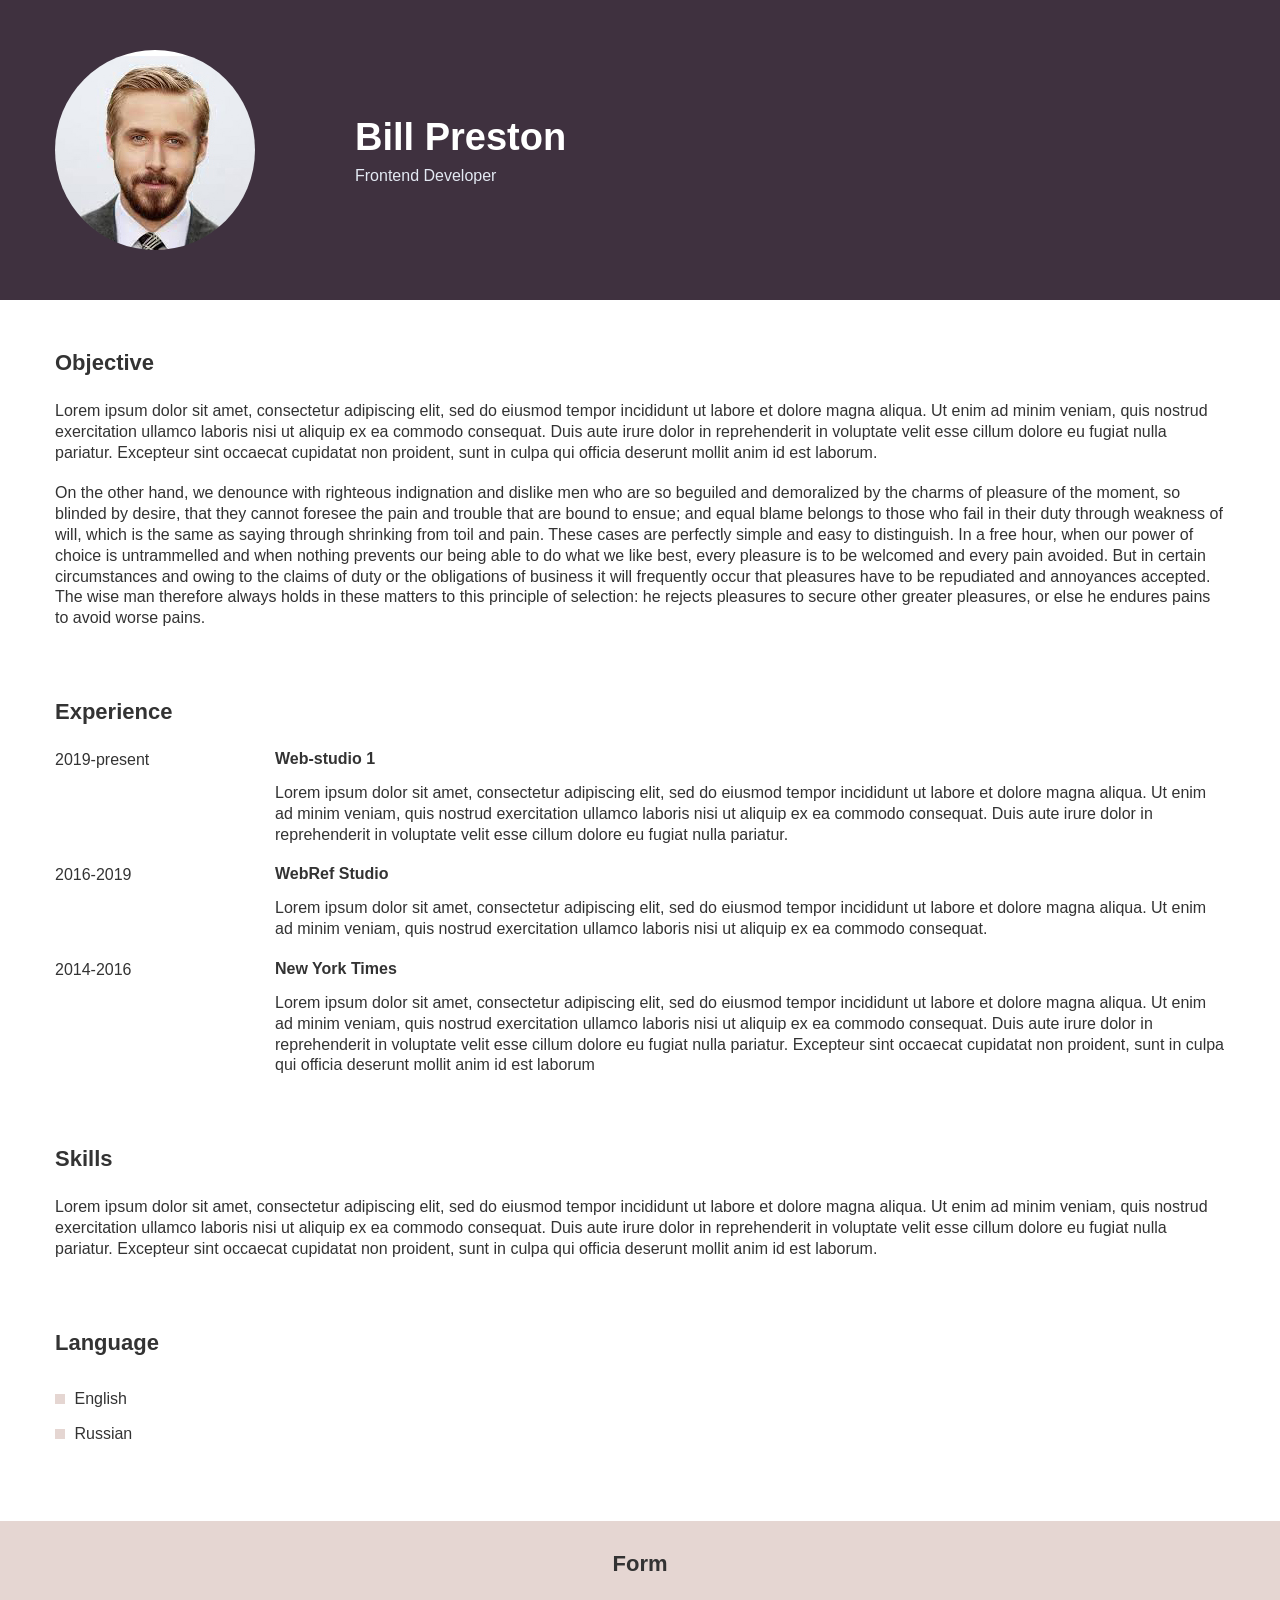
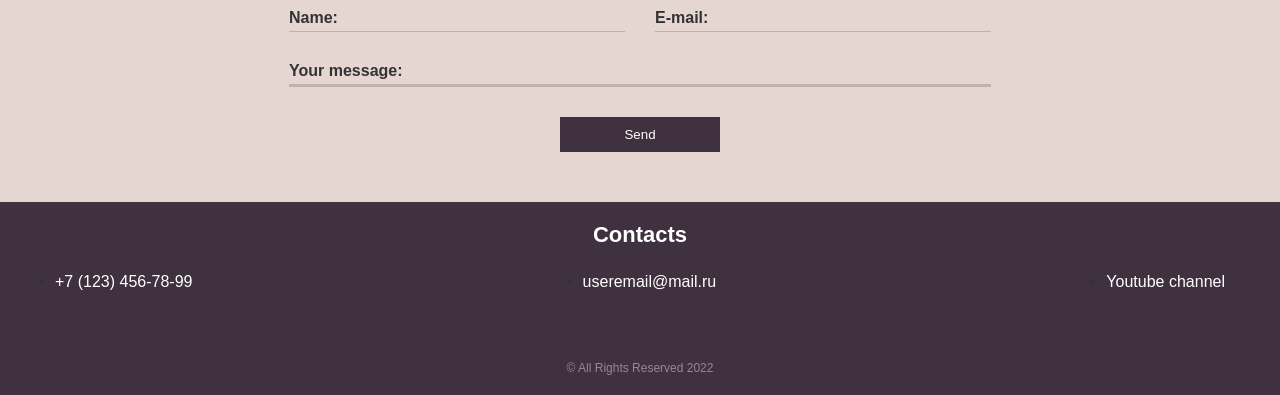
<file: resources/636e94f4950a6/index.html>
<!DOCTYPE html>
<html lang="en">

<head>
    <meta charset="UTF-8">
    <meta http-equiv="X-UA-Compatible" content="IE=edge">
    <meta name="viewport" content="width=device-width, initial-scale=1.0">
    <link rel="stylesheet" href="style.css">
    <title>Work44</title>
</head>

<body>
    <header class="header">
        <div class="container">
            <div class="header__content">
                <div class="header__inner">
                    <img class="header__logo logo" src="./images/Bill_Preston.jpg" alt="Bill Preston">
                    <div class="header__about">
                        <h1 class="header__title title">Bill Preston</h1>
                        <p class="header__info info">Frontend Developer</p>
                    </div>
                </div>
            </div>            
        </div>
    </header>
    <main class="main">
        <section class="objective section">
            <div class="container">
                <h2 class="objective__subtitle subtitle">Objective</h2>
                <p class="objective__text text">
                    Lorem ipsum dolor sit amet, consectetur adipiscing elit, sed do eiusmod tempor incididunt ut labore et
                    dolore magna
                    aliqua. Ut enim ad minim
                    veniam, quis nostrud exercitation ullamco laboris nisi ut aliquip ex ea commodo consequat. Duis aute
                    irure dolor in
                    reprehenderit in voluptate velit
                    esse cillum dolore eu fugiat nulla pariatur. Excepteur sint occaecat cupidatat non proident, sunt in
                    culpa qui officia
                    deserunt mollit anim id est
                    laborum.
                </p>
                <p class="objective__text text">
                    On the other hand, we denounce with righteous indignation and dislike men who are so beguiled and
                    demoralized by the
                    charms of pleasure of
                    the moment, so blinded by desire, that they cannot foresee the pain and trouble that are bound to ensue;
                    and equal blame
                    belongs to those who
                    fail in their duty through weakness of will, which is the same as saying through shrinking from toil and
                    pain. These
                    cases are perfectly simple and
                    easy to distinguish. In a free hour, when our power of choice is untrammelled and when nothing prevents
                    our being able
                    to do what we like best,
                    every pleasure is to be welcomed and every pain avoided. But in certain circumstances and owing to the
                    claims of duty or
                    the obligations of
                    business it will frequently occur that pleasures have to be repudiated and annoyances accepted. The wise
                    man therefore
                    always holds in these
                    matters to this principle of selection: he rejects pleasures to secure other greater pleasures, or else
                    he endures pains
                    to avoid worse pains.
                </p>
            </div>
        </section>
        <section class="experience section">
            <div class="container">
                <h2 class="experience__subtitle subtitle">Experience</h2>
                <div class="experience__inner">
                    <p class="experience__text text">2019-present</p>
                    <div class="experience__block">
                        <h3 class="experience__lowtitle lowtitle">Web-studio 1</h3>
                        <p class="experience__text text">
                            Lorem ipsum dolor sit amet, consectetur adipiscing elit, sed do eiusmod tempor incididunt ut
                            labore
                            et dolore magna
                            aliqua. Ut enim ad minim veniam, quis nostrud exercitation ullamco laboris nisi ut aliquip ex ea
                            commodo consequat.
                            Duis aute irure dolor in reprehenderit in voluptate velit esse cillum dolore eu fugiat nulla
                            pariatur.
                        </p>
                    </div>
                </div>
                <div class="experience__inner">
                    <p class="experience__text text">2016-2019</p>
                    <div class="experience__block">
                        <h3 class="experience__lowtitle lowtitle">WebRef Studio</h3>
                        <p class="experience__text text">
                            Lorem ipsum dolor sit amet, consectetur adipiscing elit, sed do eiusmod tempor incididunt ut
                            labore
                            et dolore magna
                            aliqua. Ut enim ad minim veniam, quis nostrud exercitation ullamco laboris nisi ut aliquip ex ea
                            commodo consequat.
                        </p>
                    </div>
                </div>
                <div class="experience__inner">
                    <p class="experience__text text">2014-2016</p>
                    <div class="experience__block">
                        <h3 class="experience__lowtitle lowtitle">New York Times</h3>
                        <p class="experience__text text">
                            Lorem ipsum dolor sit amet, consectetur adipiscing elit, sed do eiusmod tempor incididunt ut
                            labore
                            et dolore magna
                            aliqua. Ut enim ad minim veniam, quis nostrud exercitation ullamco laboris nisi ut aliquip ex ea
                            commodo consequat.
                            Duis aute irure dolor in reprehenderit in voluptate velit esse cillum dolore eu fugiat nulla
                            pariatur. Excepteur sint
                            occaecat cupidatat non proident, sunt in culpa qui officia deserunt mollit anim id est laborum
                        </p>
                    </div>
                </div>
            </div>
        </section>
        <section class="skills section">
            <div class="container">
                <h2 class="skills__subtitle subtitle">Skills</h2>
                <p class="skills__text text">
                    Lorem ipsum dolor sit amet, consectetur adipiscing elit, sed do eiusmod tempor incididunt ut labore et
                    dolore magna
                    aliqua. Ut enim ad minim
                    veniam, quis nostrud exercitation ullamco laboris nisi ut aliquip ex ea commodo consequat. Duis aute
                    irure dolor in
                    reprehenderit in voluptate velit
                    esse cillum dolore eu fugiat nulla pariatur. Excepteur sint occaecat cupidatat non proident, sunt in
                    culpa qui officia
                    deserunt mollit anim id est
                    laborum.
                </p>
            </div>
        </section>
        <section class="language section">
            <div class="container">
                <h2 class="language__subtitle subtitle">Language</h2>
                <ul class="language__list">
                    <li class="language__item">
                        <span class="language__span span">English</span> 
                    </li>
                    <li class="language__item">
                        <span class="language__span span">Russian</span> 
                    </li>
                </ul>
            </div>
        </section>
        <section class="form section">
            <div class="container">
                <div class="form__content">
                    <h2 class="form__subtitle subtitle">Form</h2>
                    <form class="form__mainform mainform" action="#">
                        <div class="form__innercolumn">
                            <div class="form__inner">
                                <div class="form__blockin blockcolumn">
                                    <lebel for="#name" class="form__lebel lebel">Name:</lebel>
                                    <input class="form__inputtext input" id="name" type="text" required tabindex="1">
                                </div>
                                <div class="form__blockin blockcolumn">
                                    <lebel for="#email" class="form__lebel lebel">E-mail:</lebel>
                                    <input class="form__inputemail input" id="email" type="email" required tabindex="2">
                                </div>
                            </div>
                            <div class="form__blockout blockcolumn">
                                <lebel for="#message" class="form__lebel lebel">Your message:</lebel>
                                <textarea class="form__textarea textarea" id="message" name="message" tabindex="3"></textarea>
                            </div>
                        </div>
                        <button class="form__btn btn" type="submit" tabindex="4">Send</button>
                    </form>
                </div>
            </div>
        </section>
    </main>
    <footer class="footer">
        <div class="container">
            <section class="footer__contacts contacts section">
                <h2 class="contacts__subtitle subtitle">Contacts</h2>
                <ul class="contacts__list">
                    <li class="contacts__item">
                        <a class="contacts__link link" href="tel:+71234567899" tabindex="5">+7 (123) 456-78-99</a>
                    </li>
                    <li class="contacts__item">
                        <a class="contacts__link link" href="mailto:useremail@mail.ru" tabindex="6">useremail@mail.ru</a>
                    </li>
                    <li class="contacts__item">
                        <a class="contacts__link link" href="https://youtube.com" target="_blank" tabindex="7">Youtube channel</a>
                    </li>
                </ul>
            </section>
            <section class="footer__copyright copyright">
                <p class="copyright__copytext copytext">&copy; All Rights Reserved 2022</p>
            </section>
        </div>
    </footer>

</body>

</html>
</file>
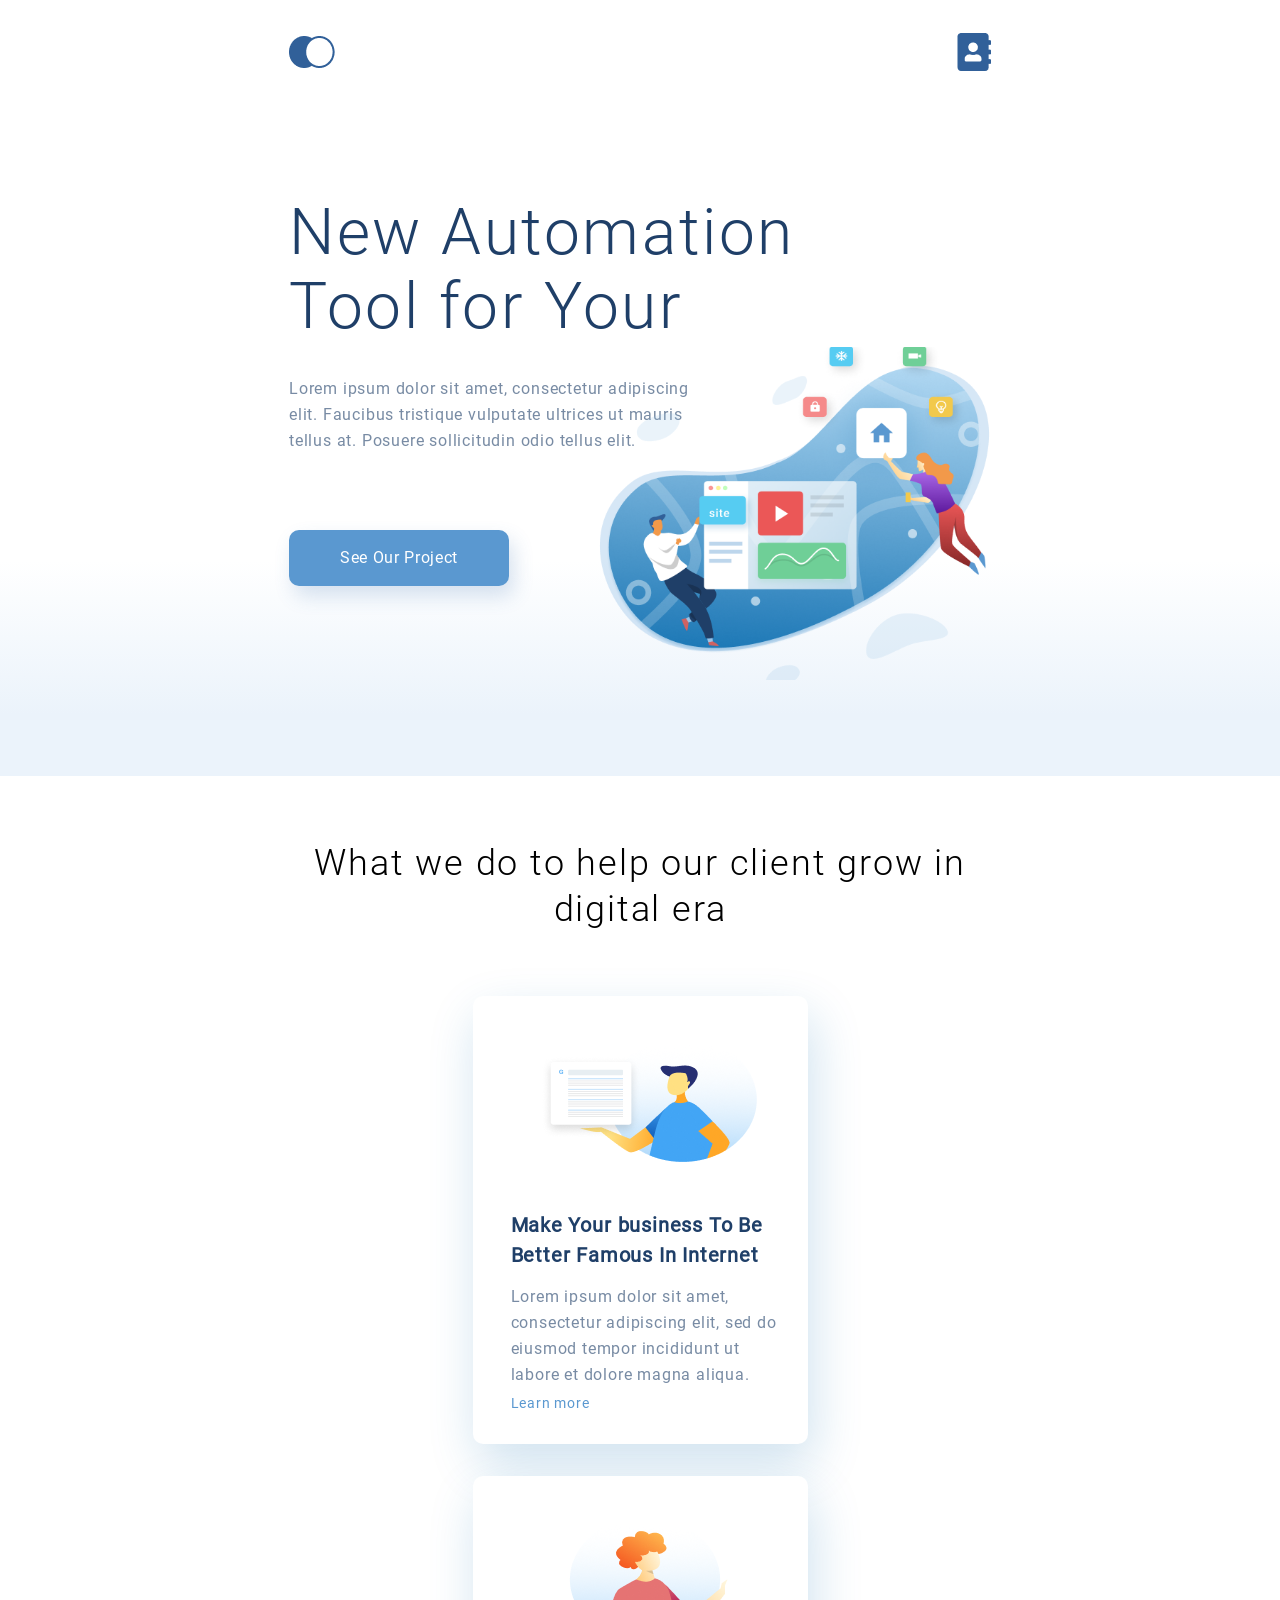
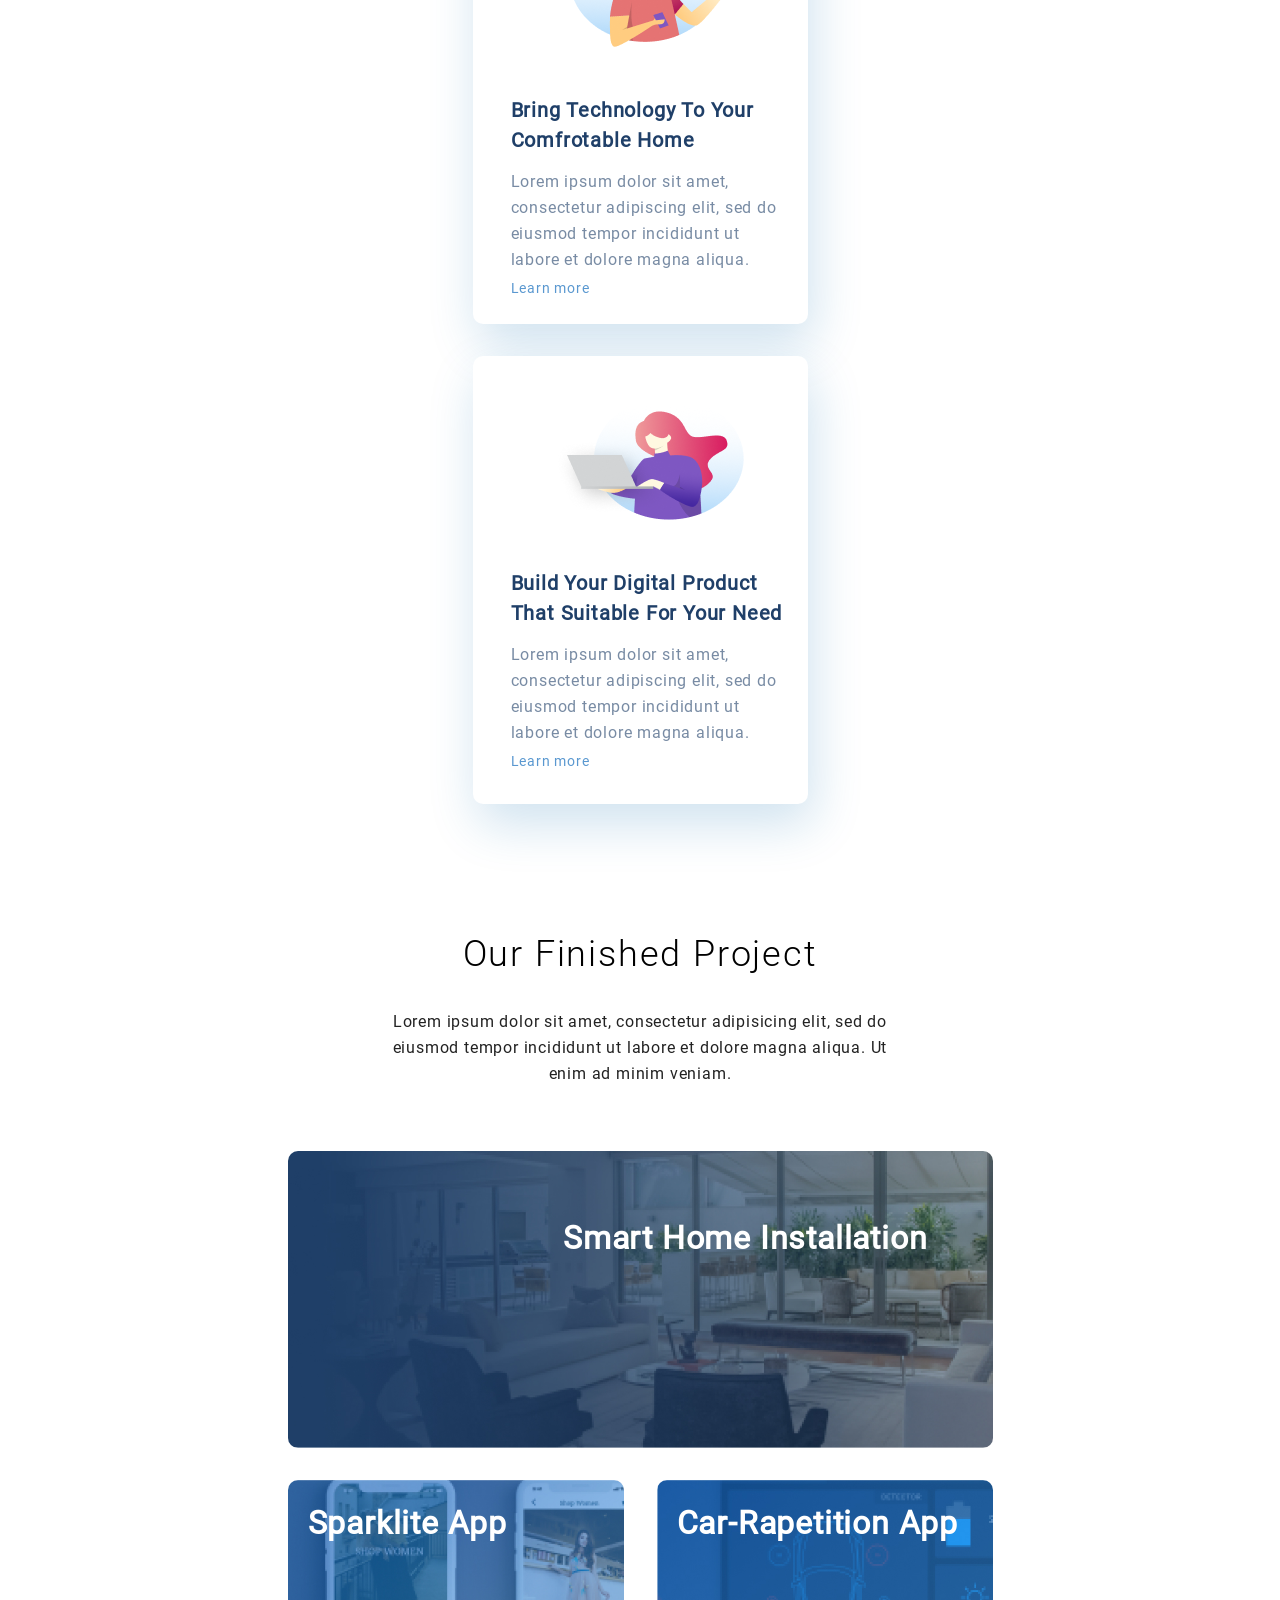
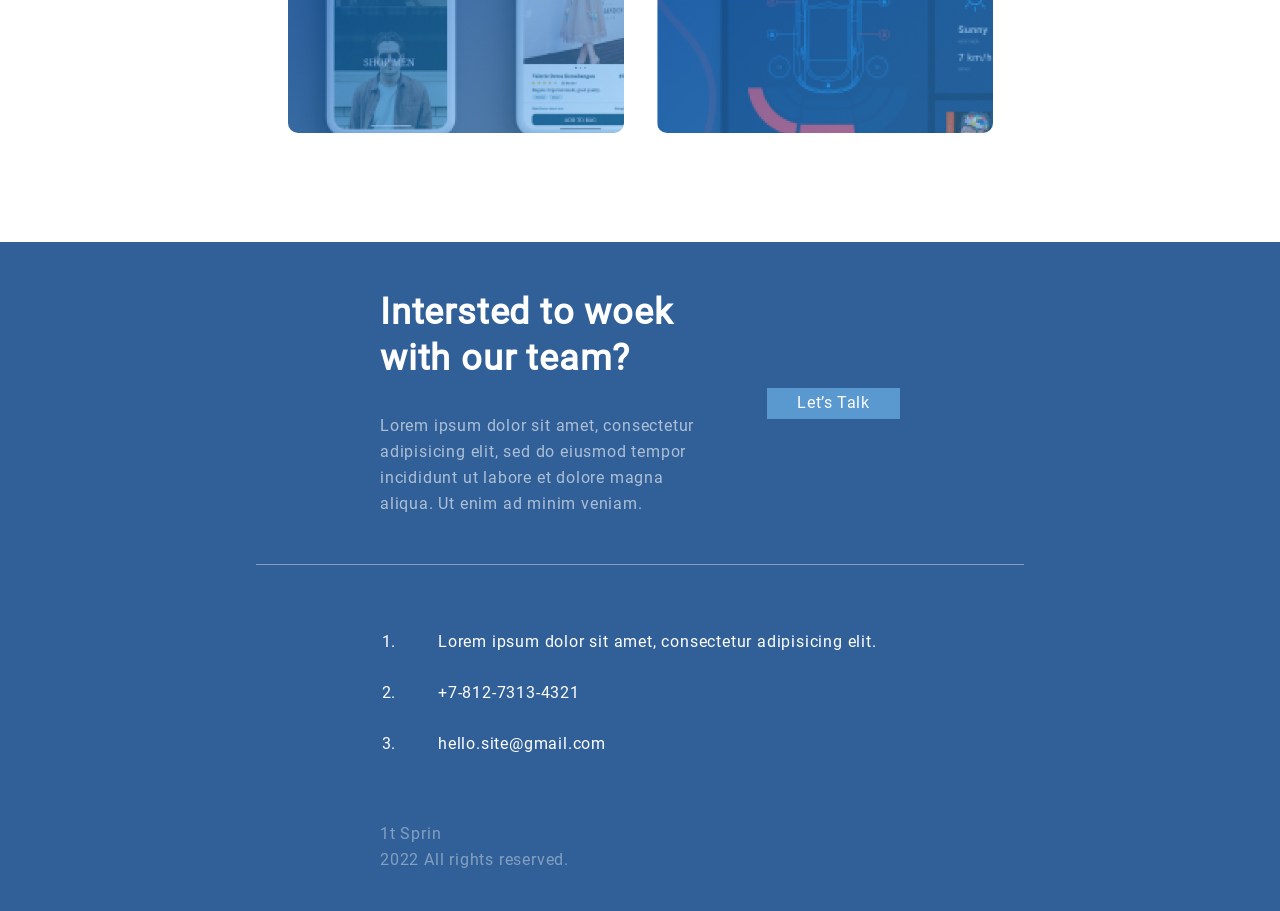
<file: resources/cross_brouser/work5_3/index.html>
<!DOCTYPE html>
<html lang="en">

<head>
    <meta charset="UTF-8">
    <meta http-equiv="X-UA-Compatible" content="IE=edge">
    <meta name="viewport" content="width=device-width, initial-scale=1.0">
    <link rel="stylesheet" href="css/normalize.css">
    <link rel="stylesheet" href="css/style.css">
    <title>work5_3</title>
</head>

<body>
    <header class="header">
        <div class="container">
            <div class="header__inner">
                <div class="header__logo logo">
                    <a href="#" class="logo__link">
                        <img src="img/logo.png" alt="logo" class="logo__img">
                    </a>
                </div>
                <div class="header__book book">
                    <a href="#" class="book__link">
                        <img src="img/book.png" alt="book" class="book__img">
                    </a>
                </div>
            </div>
        </div>
    </header>
    <main class="main">
        <section class="offer">
            <div class="container">
                <div class="offer__inner">
                    <div class="offer__body offer__body-inner">
                        <div class="offer__content">
                            <h1 class="offer__title title">
                                New&nbsp;Automation
                                Tool&nbsp;for&nbsp;Your
                            </h1>
                            <p class="offer__text text">
                                Lorem ipsum dolor sit amet, consectetur adipiscing elit. Faucibus tristique
                                vulputate
                                ultrices ut mauris tellus at.
                                Posuere sollicitudin odio tellus elit.
                            </p>
                        </div>
                        <button class="offer__btn btn">See Our Project</button>
                    </div>
                    <div class="offer__image">
                        <img src="img/illustration.png" alt="offer" class="offer__img">
                    </div>
                </div>
            </div>
        </section>
         <section class="future">
            <div class="wrapper">
                <h2 class="future__title title">What we do to help our client grow in digital era</h2>
                <div class="future__inner">
                    <div class="future__block">
                        <div class="block">
                            <div class="block__inner">
                                <div class="block__content">
                                    <img class="block__img" src="img/block1.png" alt="block1">
                                    <h4 class="block__title subtitle">
                                        Make Your business To Be
                                        Better Famous In Internet
                                    </h4>
                                    <p class="block__text text">
                                        Lorem ipsum dolor sit amet, consectetur adipiscing elit, sed do eiusmod
                                        tempor
                                        incididunt ut
                                        labore et dolore magna
                                        aliqua.
                                    </p>
                                </div>
                                <a href="#" class="block__link link">Learn more</a>
                            </div>
                        </div>
                    </div>
                    <div class="future__block">
                        <div class="block">
                            <div class="block__inner">
                                <div class="block__content">
                                    <img class="block__img" src="img/block2.png" alt="block2">
                                    <h4 class="block__title subtitle">
                                        Bring Technology To Your
                                        Comfrotable Home
                                    </h4>
                                    <p class="block__text text">
                                        Lorem ipsum dolor sit amet, consectetur adipiscing elit, sed do eiusmod
                                        tempor
                                        incididunt ut
                                        labore et dolore magna
                                        aliqua.
                                    </p>
                                </div>
                                <a href="#" class="block__link link">Learn more</a>
                            </div>
                        </div>
                    </div>
                    <div class="future__block">
                        <div class="block">
                            <div class="block__inner">
                                <div class="block__content">
                                    <img class="block__img" src="img/block3.png" alt="block3">
                                    <h4 class="block__title subtitle">
                                        Build Your Digital Product
                                        That Suitable For Your Need
                                    </h4>
                                    <p class="block__text text">
                                        Lorem ipsum dolor sit amet, consectetur adipiscing elit, sed do eiusmod
                                        tempor
                                        incididunt ut
                                        labore et dolore magna
                                        aliqua.
                                    </p>
                                </div>
                                <a href="#" class="block__link link">Learn more</a>
                            </div>
                        </div>
                    </div>
                </div>
            </div>
        </section>
        <section class="app">
            <div class="wrapper">
                <h2 class="app__title title">Our Finished Project</h2>
                <p class="app__text text">
                    Lorem ipsum dolor sit amet, consectetur adipisicing elit, sed do eiusmod tempor incididunt ut labore
                    et dolore magna
                    aliqua. Ut enim ad minim veniam.
                </p>
                <div class="app__container">
                    <div class="app__inner">
                        <div class="app__block app__block-big app__block-1">
                            <h3 class="app__subtitle subtitle">Smart Home Installation</h3>
                        </div>
                        <div class="app__block app__block-norm app__block-2">
                            <h3 class="app__subtitle subtitle">Sparklite App</h3>
                        </div>
                        <div class="app__block app__block-norm app__block-3">
                            <h3 class="app__subtitle subtitle">Car-Rapetition App</h3>
                        </div>
                    </div>
                </div>
            </div>
        </section>
    </main>
    <footer class="footer">
        <div class="wrapper">
            <section class="talk">
                <div class="talk__inner">
                    <div class="talk__content">
                        <h2 class="talk__title subtitle">
                            Intersted to woek
                            with our team?
                        </h2>
                        <p class="talk__text text">
                            Lorem ipsum dolor sit amet, consectetur adipisicing elit, sed do eiusmod tempor incididunt
                            ut labore et dolore magna
                            aliqua. Ut enim ad minim veniam.
                        </p>
                    </div>
                    <button class="talk__btn btn">Let’s Talk</button>
                </div>
            </section>
            <section class="contact">
                <ol class="contact__list">
                    <li class="contact__item contact__item-1">
                        <a href="#" class="contact__link link">
                            Lorem ipsum dolor sit amet, consectetur adipisicing elit.
                        </a>
                    </li>
                    <li class="contact__item">
                        <a href="#" class="contact__link link">
                            +7-812-7313-4321
                        </a>
                    </li>
                    <li class="contact__item">
                        <a href="#" class="contact__link link">
                            hello.site@gmail.com
                        </a>
                    </li>
                </ol>
            </section>
            <section class="copy">
                <p class="copy__text text">
                    1t&nbsp;Sprin 2022&nbsp;All&nbsp;rights&nbsp;reserved.
                </p>
            </section>
        </div>
    </footer>

</body>

</html>
</file>
<file: resources/636e94f4950a6/style.css>
* {
    padding: 0;
    margin: 0;
}

body {
    font-family: Arial, Helvetica, sans-serif;
    font-weight: normal;
    font-size: 16px;
    color: #333;
}

.container {
    width: 1170px;
    margin: 0 auto;
}

.header,
.footer {
    width: 100%;
    background-color: #3f313f;
}

.header__content {
    padding: 50px 0;
}

.logo {
    width: 200px;
    height: 200px;
    border-radius: 50%;
}

.title {
    color: #fff;
    font-size: 38px;
}

.info {
    color: #e3e9f3;
    margin-top: 8px;
}

.header__inner,
.experience__inner,
.form__inner,
.contacts__list {
    display: flex;
    justify-content: space-between;
    align-items: center;
}

.header__about {
    width: 870px;
}

.section {
    padding-bottom: 70px;
}

.section:first-child{
    padding-top: 50px;
}

.subtitle {
    margin-bottom: 25px;
    font-weight: 800;
    font-size: 22px;
}

.text {
    line-height: 130%;
}

.objective__text {
    margin-bottom: 20px;
}

.objective__text:last-child {
    margin-bottom: 0;
}

.experience__inner {
    align-items: flex-start;
    margin-bottom: 20px;
}

.experience__inner:last-child {
    margin-bottom: 0;
}

.experience__block {
    width: 950px;
}

.lowtitle {
    font-weight: 800;
    font-size: 16px;
    margin-bottom: 15px;
}

.language__list {
    list-style: none;
}

.language__item {
}

.language__item::before {
    content: "";
    height: 10px;
    width: 10px;
    background-color: #e5d6d2;
    display: inline-block;
    margin-right: 5px;
}

.span {
    font-size: 16px;
    color: #333;
    line-height: 35px;
}

.form {
    background-color: #e5d6d2;
}

.form.section{
    padding-top: 30px;
    padding-bottom: 50px;
}

.form__content {
    width: 60%;
    margin: 0 auto;
}

.form__subtitle {
    text-align: center;
}

.form__innercolumn{
    display: flex;
    flex-direction: column;
    height: 110px;
    justify-content: flex-end;
}

.form__blockin {
    width: 50%;
    margin-right: 30px;
}

.form__blockin:last-child {
    margin-right: 0;
}

.blockcolumn {
    height: 55px;
    display: flex;
    flex-direction: column;
    justify-content: flex-end;
}

.lebel {
    font-weight: 800;
    margin-bottom: 4px;
}

.input,
.textarea {
    background-color: #e5d6d2;
    height: 0;
    border: none;
    border-bottom: 1px solid #beb1ae;
    justify-self: end;
    font-size: 20px;
    color: #333;
    z-index: 5;
}

.input:hover,
.textarea:hover,
.input:focus,
.textarea:focus {
    height: 24px;
    outline: none !important;
}

.form__subtitle.subtitle {
    margin-bottom: 0;
}

.input:focus,
.textarea:focus {
}

.form__blockout {
    margin-top: 0;
}

.textarea {
    border-bottom: 3px solid #beb1ae;
    resize: none;
}

.btn {
    width: 160px;
    height: 35px;
    background-color: #3f313f;
    color: #fff;
    border: none;
    cursor: pointer;
}

.form__btn {
    display: block;
    margin: 0 auto;
    margin-top: 30px;
}

.footer {
    padding: 20px 0;
}

.contacts__subtitle.subtitle {
    color: #fff;
    text-align: center;
}

.link {
    text-decoration: none;
    color: #fff;
}

.copyright__copytext {
    text-align: center;
}

.copytext {
    color: #958995;
    font-size: 12px;
}

.footer__contacts.section {
    padding-top: 0;
}
</file>
<file: resources/cross_brouser/work5_3/css/style.css>
@font-face {
    font-family: "Roboto-Light";
    src: url("../fonts/Roboto-Light.eot") format("eot"),
        url("../fonts/Roboto-Light.ttf") format("ttf"),
        url("../fonts/Roboto-Light.woff2") format("woff2"),
        url("../fonts/Roboto-Light.woff") format("woff");
}
@font-face {
    font-family: "Roboto-Regular";
    src: url("../fonts/Roboto-Regular.eot") format("eot"),
        url("../fonts/Roboto-Regular.ttf") format("ttf"),
        url("../fonts/Roboto-Regular.woff2") format("woff2"),
        url("../fonts/Roboto-Regular.woff") format("woff");
}

@keyframes anim_block {
    from {
        box-shadow: 5px 20px 50px rgba(16, 112, 177, 0.2);
    }
    to {
        box-shadow: 5px 20px 50px rgba(166, 117, 17, 0.2);
    }
}
@-moz-keyframes anim_block {
    from {
        box-shadow: 5px 20px 50px rgba(16, 112, 177, 0.2);
    }
    to {
        box-shadow: 5px 20px 50px rgba(166, 117, 17, 0.2);
    }
}
@-webkit-keyframes anim_block {
    from {
        box-shadow: 5px 20px 50px rgba(16, 112, 177, 0.2);
    }
    to {
        box-shadow: 5px 20px 50px rgba(166, 117, 17, 0.2);
    }
}

* {
    box-sizing: border-box;
    margin: 0;
    padding: 0;
}
body {
    background-color: #fff;
    font-family: "Roboto-Regular", sans-serif;
    font-style: normal;
    font-weight: 400;
    font-size: 16px;
    line-height: 26px;
    letter-spacing: 0.05em;
}
.wrapper {
    width: 1366px;
    margin: 0 auto;
}
.container {
    width: 1140px;
    margin: 0 auto;
}
.title {
    font-family: "Roboto-Light";
    font-style: normal;
    font-weight: 300;
    font-size: 36px;
    line-height: 46px;
    text-align: center;
    letter-spacing: 0.05em;
    color: #000000;
    -webkit-transition: all 0.5s linear;
    -moz-transition: all 0.5s linear;
    -o-transition: all 0.5s linear;
    transition: all 0.5s linear;
}
.title:hover,
.subtitle:hover {
    -moz-transform: scale(1.03);
    -webkit-transform: scale(1.1);
    -o-transform: scale(1.1);
    -ms-transform: scale(1.1);
    transform: scale(1.1);
}
.subtitle {
    -webkit-transition: all 0.4s ease;
    -moz-transition: all 0.4s ease;
    -o-transition: all 0.4s ease;
    transition: all 0.4s ease;
}
.text {
    -webkit-transition: all 0.5s steps(3);
    -moz-transition: all 0.5s steps(3);
    -o-transition: all 0.5s steps(3);
    transition: all 0.5s steps(3);
}
.text:hover {
    -moz-transform: translateX(5px);
    -webkit-transform: translateX(5px);
    -o-transform: translateX(5px);
    -ms-transform: translateX(5px);
    transform: translateX(5px);
}
.btn {
    background: #5a98d0;
    border: none;
    cursor: pointer;
    text-align: center;
    letter-spacing: 0.04em;
    color: #ffffff;
}
.btn:hover {
    -moz-transform: skewX(-3grad);
    -webkit-transform: skewX(-3grad);
    -o-transform: skewX(-3grad);
    -ms-transform: skewX(-3grad);
    transform: skewX(-3grad);
}
.link {
    text-decoration: none;
}

/* header */
.header {
    margin-top: 34px;
}
.header__inner {
    display: flex;
    justify-content: space-between;
    align-items: center;
}

/* main */

/* offer */
.offer {
    background: linear-gradient(
        0deg,
        #ebf3fb 8.84%,
        rgba(152, 195, 232, 0) 31.12%
    );
    padding-top: 111px;
    padding-bottom: 94px;
}
.offer__inner {
    display: flex;
    justify-content: space-between;
    align-items: flex-start;
}
.offer__body {
    width: 504px;
    height: 385px;
}
.offer__body-inner {
    display: flex;
    flex-direction: column;
    justify-content: space-between;
    align-items: flex-start;
}
.offer__title {
    font-size: 64px;
    line-height: 74px;
    letter-spacing: 0.04em;
    color: #1f3f68;
    margin: 0;
    margin-bottom: 30px;
    text-align: left;
}
.offer__text {
    width: 425px;
    color: #1f3f68;
    opacity: 0.6;
}
.offer__btn {
    width: 220px;
    height: 56px;
    box-shadow: 5px 10px 20px rgba(53, 110, 173, 0.2);
    border-radius: 10px;
}
.offer__img {
    width: 554px;
    height: 481px;
    object-fit: cover;
}

/* future */
.future {
    padding-top: 46px;
    padding-bottom: 35px;
}
.future__title {
    margin-bottom: 66px;
}
.future__inner {
    display: flex;
    justify-content: space-between;
    align-items: flex-start;
}
.future__block {
    width: 430px;
    height: 495px;
    background: #ffffff;
    box-shadow: 5px 20px 50px rgba(16, 112, 177, 0.2);
    border-radius: 10px;
    padding: 45px 38px;
    transition: all 2000ms steps(3, end);
}
.future__block:hover {
    animation: anim_block 0.6s 3;
    -webkit-animation: anim_block 0.6s 3;
}
.block__inner {
    width: 354px;
    height: 405px;
    display: flex;
    flex-direction: column;
    justify-content: space-between;
    align-items: flex-start;
}
.block__img {
    display: block;
    margin: 0 auto;
    margin-bottom: 40px;
}
.block__title {
    font-size: 20px;
    line-height: 30px;
    color: #1f3f68;
    margin-bottom: 16px;
}
.block__text {
    color: #1f3f68;
    opacity: 0.6;
}
.block__link {
    font-size: 14px;
    line-height: 30px;
    color: #5a98d0;
}

/* app */
.app {
    padding-bottom: 107px;
}
.app__title {
    margin-bottom: 33px;
}
.app__text {
    width: 898px;
    margin: 0 auto;
    text-align: center;
    margin-bottom: 66px;
    color: #222222;
}
.app__inner {
    display: flex;
    flex-wrap: wrap;
    justify-content: space-between;
    align-items: center;
}
.app__block {
    border-radius: 10px;
    background-repeat: no-repeat;
    background-size: cover;
}
.app__block-big {
    width: 1365px;
    height: 492px;
    margin-bottom: 33px;
    padding: 66px 77px;
}
.app__block-norm {
    width: 663px;
    height: 428px;
    padding: 33px 38px;
}
.app__block-1 {
    background-image: url(../img/app1.jpg);
    text-align: right;
}
.app__block-2 {
    background-image: url(../img/app2.jpg);
}
.app__block-3 {
    background-image: url(../img/app3.jpg);
}
.app__subtitle {
    font-size: 32px;
    line-height: 46px;
    color: #ffffff;
}

/* footer */
.footer {
    background: #316099;
}

/* talk */
.talk {
    padding: 91px 113px;
    border-bottom: 1px solid rgba(255, 255, 255, 0.4);
}
.talk__inner {
    display: flex;
    justify-content: space-between;
    align-items: center;
}
.talk__content {
    width: 495px;
}
.talk__title {
    width: 341px;
    text-align: left;
    font-size: 36px;
    line-height: 46px;
    color: #ffffff;
    margin-bottom: 32px;
}
.talk__text {
    color: #ffffff;
    opacity: 0.6;
}
.talk__btn {
    width: 237px;
    height: 56px;
}

/* contact */
.contact {
    padding: 32px 0;
    padding-left: 16px;
}
.contact__list {
    display: flex;
    justify-content: space-between;
    align-items: center;
}
.contact__item {
    color: #fff;
    padding-left: 20px;
}
.contact__item-1 {
    width: 317px;
}
.contact__link {
    color: #fff;
}

/* copy */
.copy {
    /* padding: 0 113px; */
    padding-bottom: 38px;
}
.copy__text {
    color: #fff;
    opacity: 0.4;
    width: 230px;
}

/* Tablet 768 */
@media (max-width: 1366px) {
    .wrapper {
        width: 768px;
        margin: 0 auto;
    }
    .container {
        width: 702px;
        margin: 0 auto;
    }

    /* header */
    .header {
        margin-top: 28px;
    }

    /* offer */
    .offer {
        padding-top: 112px;
        padding-bottom: 88px;
    }
    .offer__inner {
        display: block;
        position: relative;
        width: 702px;
        height: 492px;
    }
    .offer__body {
        width: 504px;
        height: 390px;
    }
    .offer__title {
        margin-bottom: 32px;
    }
    .offer__image {
        /* align-self: flex-end; */
        position: absolute;
        right: 0;
        bottom: 0;
    }
    .offer__img {
        width: 394px;
        height: 333px;
        object-fit: cover;
    }

    /* future */
    .future {
        padding-top: 64px;
        margin-bottom: 92px;
    }
    .future__title {
        width: 704px;
        margin: 0 auto;
        margin-bottom: 64px;
    }
    .future__inner {
        display: flex;
        flex-direction: column;
        justify-content: space-between;
        align-items: center;
    }
    .future__block {
        width: 335px;
        height: 448px;
        padding-top: 41px;
        padding-bottom: 26px;
        margin-bottom: 32px;
    }
    .future__block:last-child {
        margin-bottom: 0;
    }
    .block__inner {
        width: 275px;
        height: 366px;
    }
    .block__img {
        margin-bottom: 48px;
    }
    .block__title {
        margin-bottom: 14px;
    }

    /* app */
    .app {
        padding-bottom: 109px;
    }
    .app__title {
        margin-bottom: 32px;
    }
    .app__text {
        width: 520px;
        margin-bottom: 64px;
    }
    .app__container {
        width: 705px;
        margin: 0 auto;
    }
    .app__inner {
        display: flex;
        flex-wrap: wrap;
        justify-content: space-between;
        align-items: center;
    }
    .app__block-big {
        width: 705px;
        height: 297px;
        margin-bottom: 32px;
        padding: 64px 65px;
    }
    .app__block-norm {
        width: 336px;
        height: 253px;
        padding: 20px;
    }

    /* talk */
    .talk {
        padding: 47px 124px;
    }
    .talk__content {
        width: 336px;
    }
    .talk__title {
        width: 336px;
    }
    .talk__text {
        color: #ffffff;
        opacity: 0.6;
    }
    .talk__btn {
        width: 133px;
        height: 31px;
    }

    /* contact */
    .contact {
        width: 760px;
        padding: 64px 100px 64px 145px;
    }
    .contact__list {
        display: flex;
        flex-direction: column;
        justify-content: space-between;
        align-items: flex-start;
    }
    .contact__item {
        padding-left: 37px;
        margin-bottom: 25px;
    }
    .contact__item:last-child {
        margin-bottom: 0;
    }
    .contact__item-1 {
        width: 100%;
    }
    /* copy */
    .copy {
        padding: 0 124px;
        padding-bottom: 38px;
    }
}

/* iPhone 11 Pro / X - 1 */
@media (max-width: 768px) {
    .wrapper {
        width: 375px;
        margin: 0 auto;
    }
    .container {
        width: 340px;
        margin: 0 auto;
    }
    .title {
        font-size: 24px;
        line-height: 28px;
    }

    /* header */
    .header {
        margin-top: 16px;
    }

    /* offer */
    .offer {
        width: 100%;
        height: 318px;
        padding-top: 33px;
        padding-bottom: 41px;
    }
    .offer__inner {
        width: 340px;
        display: flex;
        flex-direction: column;
        justify-content: space-between;
        align-items: center;
    }
    .offer__body {
        width: 340px;
        height: 243px;
    }
    .offer__content {
        width: 340px;
    }
    .offer__title {
        font-size: 32px;
        line-height: 38px;
        margin-bottom: 12px;
        text-align: center;
    }
    .offer__text {
        width: 340px;
        text-align: center;
    }
    .offer__btn {
        width: 108px;
        height: 27px;
        box-shadow: 5px 10px 20px rgba(53, 110, 173, 0.2);
        border-radius: 10px;
        font-size: 12px;
        line-height: 26px;
        align-self: center;
    }
    .offer__image {
        display: none;
    }

    /* future */
    .future {
        padding-top: 48px;
        padding-bottom: 64px;
        margin-bottom: 0;
    }
    .future__title {
        width: 340px;
        margin: 0 auto;
        margin-bottom: 32px;
    }
    .future__inner {
        display: flex;
        flex-direction: column;
        justify-content: space-between;
        align-items: center;
    }
    .future__block {
        width: 335px;
        height: 448px;
        padding: 40px 30px 21px 30px;
        margin-bottom: 32px;
    }
    .future__block:last-child {
        margin-bottom: 0;
    }
    .block__inner {
        width: 275px;
        height: 366px;
    }
    .block__img {
        margin-bottom: 48px;
    }
    .block__title {
        margin-bottom: 13px;
    }

    /* app */
    .app {
        padding-bottom: 64px;
    }
    .app__title {
        margin-bottom: 32px;
    }
    .app__text {
        width: 340px;
        margin-bottom: 82px;
    }
    .app__container {
        width: 343px;
        margin: 0 auto;
    }
    .app__inner {
        display: flex;
        flex-wrap: wrap;
        justify-content: space-between;
        align-items: center;
    }
    .app__block-big {
        width: 343px;
        height: 144px;
        margin-bottom: 16px;
        padding: 16px;
    }
    .app__block-norm {
        width: 343px;
        height: 255px;
        padding: 26px 16px;
    }
    .app__block-2 {
        margin-bottom: 16px;
    }
    .app__block-3 {
        width: 343px;
        height: 262px;
    }
    .app__subtitle {
        font-size: 16px;
        line-height: 19px;
    }

    /* talk */
    .talk {
        padding: 18px 16px 41px 16px;
    }
    .talk__inner {
        display: flex;
        flex-direction: column;
        justify-content: space-between;
        align-items: center;
    }
    .talk__content {
        width: 343px;
    }
    .talk__title {
        width: 343px;
        text-align: center;
        font-size: 24px;
        line-height: 28px;
        margin-bottom: 32px;
    }
    .talk__text {
        margin-bottom: 40px;
    }
    .talk__btn {
        width: 108px;
        height: 31px;
    }

    /* contact */
    .contact {
        width: 300px;
        padding: 32px 36px;
    }
    .contact__list {
        display: flex;
        flex-direction: column;
        justify-content: space-between;
        align-items: flex-start;
    }
    .contact__item {
        width: 245px;
        padding-left: 23px;
        margin-bottom: 17px;
    }
    .contact__item:last-child {
        margin-bottom: 0;
    }
    .contact__item-1 {
        width: 247px;
    }

    /* copy */
    .copy {
        width: 100%;
        padding: 0 15px 6px 15px;
    }
    .copy__text {
        margin: 0 auto;
        text-align: center;
    }
}
</file>
